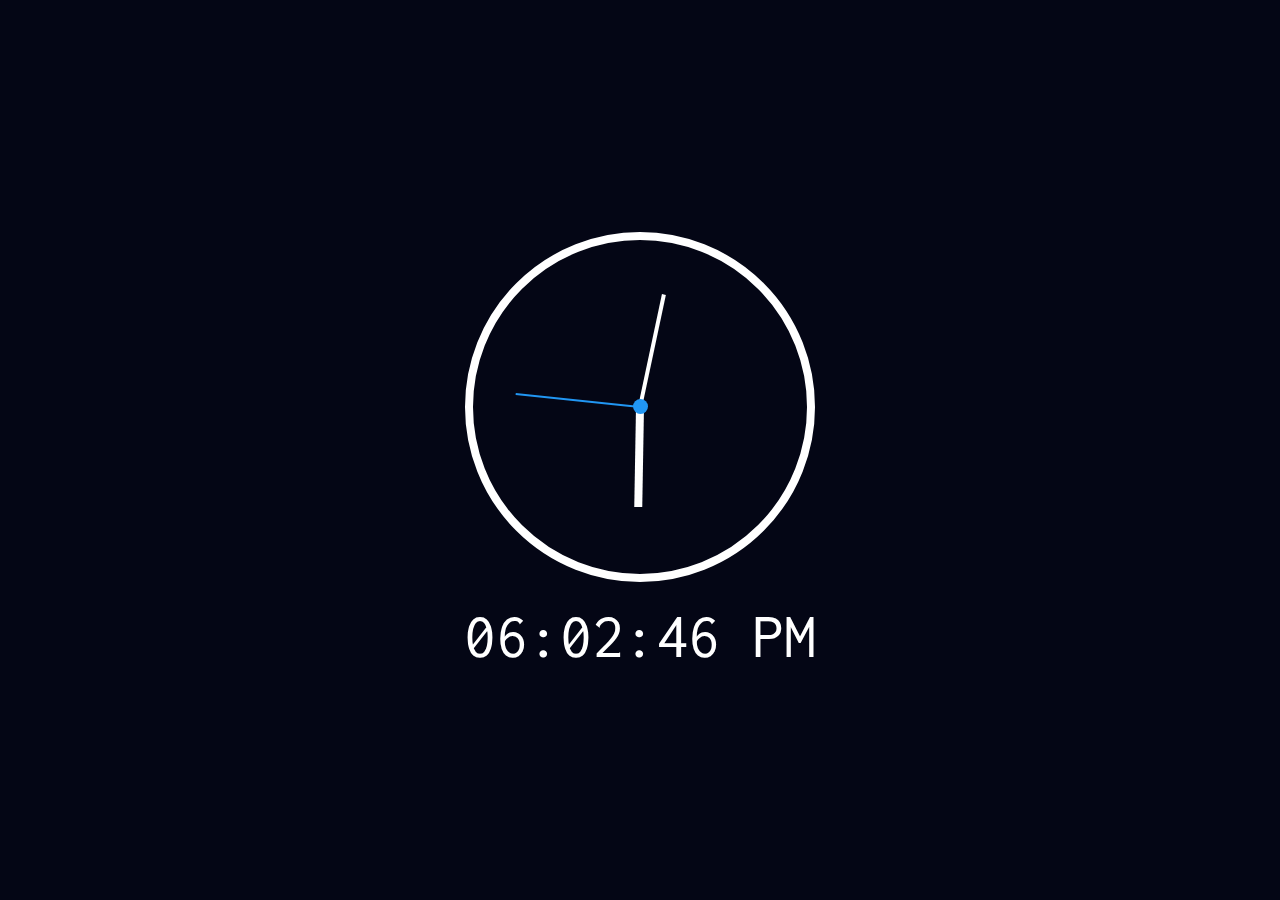
<file: Analog Clock/index.html>
<!DOCTYPE html>
<html>
<head>
    <meta charset="UTF-8">
    <title>Analog Clock</title>

    <link rel="stylesheet" href="style.css">
</head>
<body>
    <div class="clock">
        <div class="hour">
            <div class="hr" id="hr"></div>
        </div>
        <div class="min">
            <div class="mn" id="mn"></div>
        </div>
        <div class="sec">
            <div class="sc" id="sc"></div>
        </div>
    </div>
    <!-- clock end -->

    <div id="digitalClock">
        <div id="hour"></div>
        <div id="minutes"></div>
        <div id="seconds"></div>
        <div id="ampm"></div>
    </div>

    <script>
        const hr = document.getElementById("hr");
        const mn = document.getElementById("mn");
        const sc = document.getElementById("sc");

        setInterval(()=>{
            let day = new Date();
            var hh = day.getHours()*30;
            var mm = day.getMinutes()*6;
            var ss = day.getSeconds()*6;

            hr.style.transform = `rotateZ(${hh+(mm/12)}deg)`;
            mn.style.transform = `rotateZ(${mm}deg)`;
            sc.style.transform = `rotateZ(${ss}deg)`;

            let hour = document.getElementById('hour');
            let minutes = document.getElementById('minutes');
            let seconds = document.getElementById('seconds');
            let ampm = document.getElementById('ampm');

            let h = new Date().getHours();
            let m = new Date().getMinutes();
            let s = new Date().getSeconds();
            var am = "AM"

            if(h > 12){
                h = h -12;
                var am = "PM"
            }

            //add zero before single digit Numbers
            h = (h < 10) ? '0' + h : h
            m = (m < 10) ? '0' + m : m 
            s = (s < 10) ? '0' + s : s 

            hour.innerHTML = h + ':';
            minutes.innerHTML = m + ':';
            seconds.innerHTML = s + '&nbsp';
            ampm.innerHTML = am;

        });
    </script>

</body>
</html>
</file>
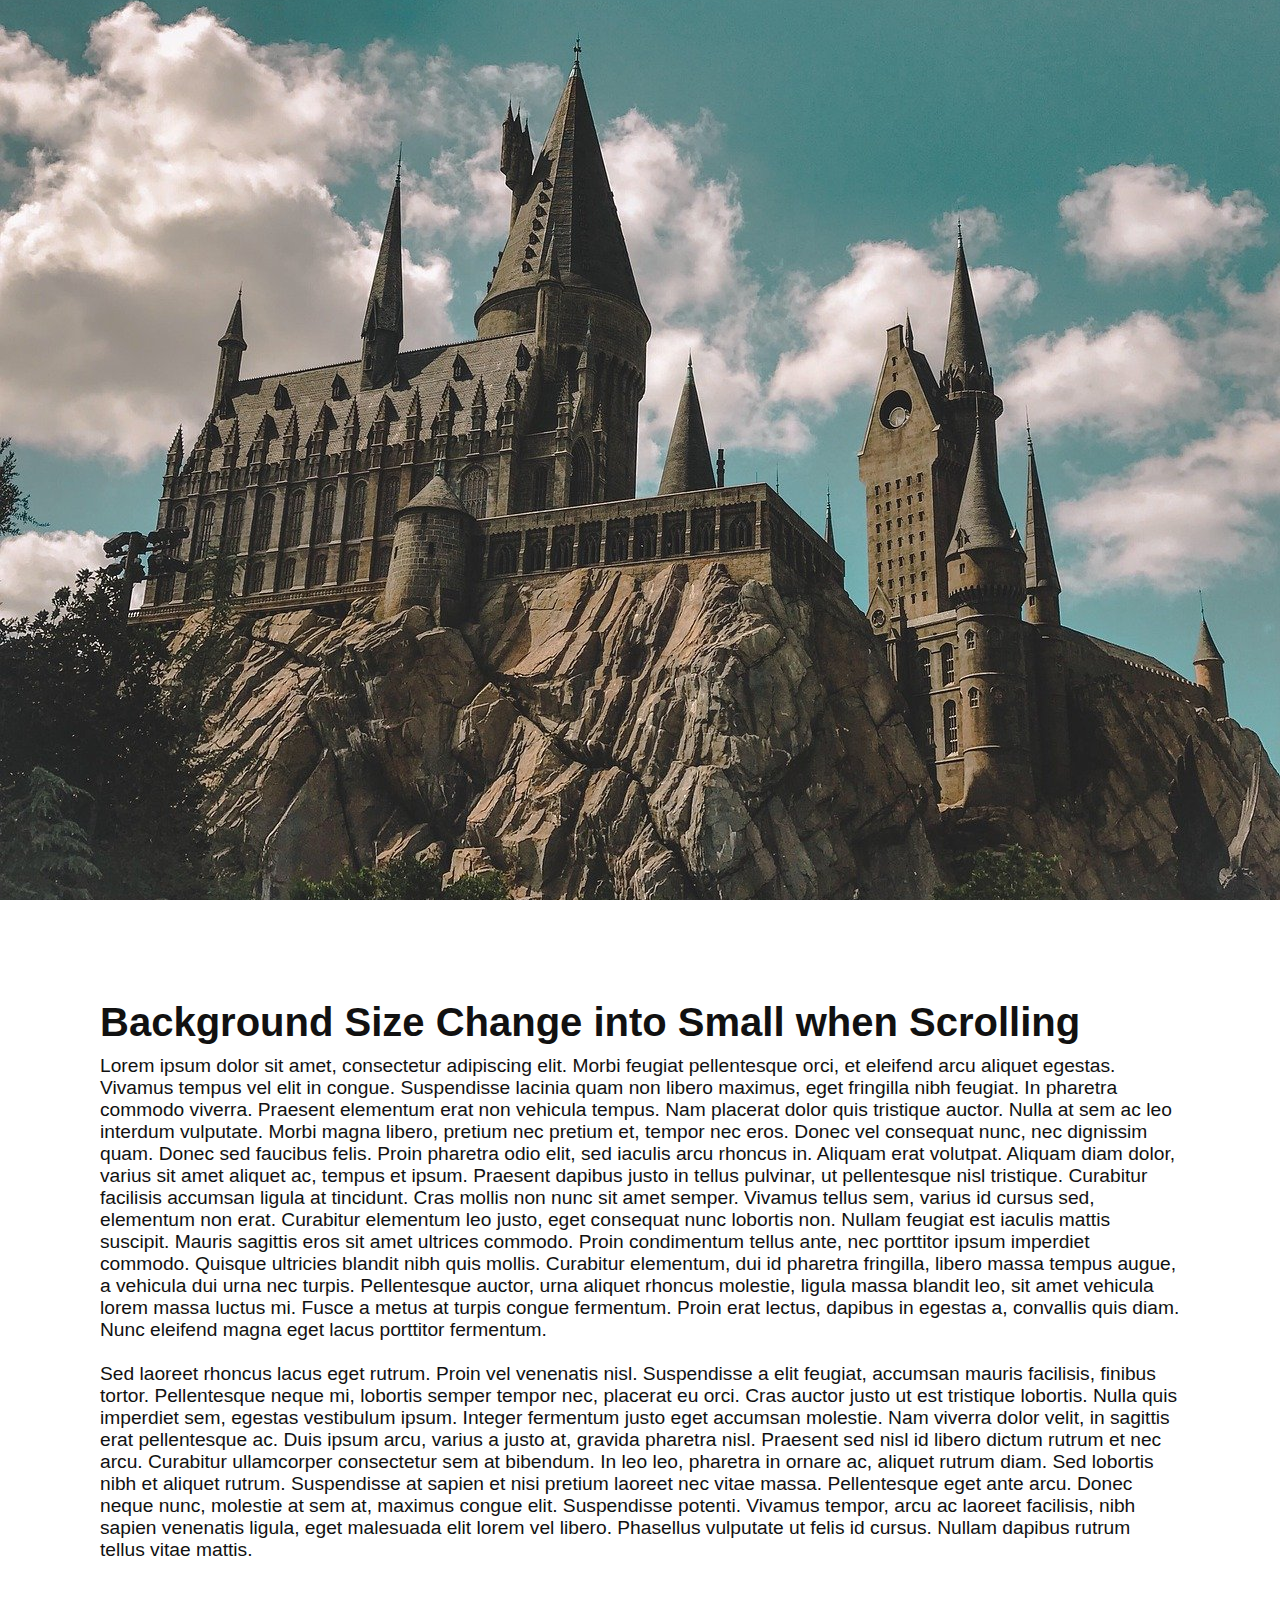
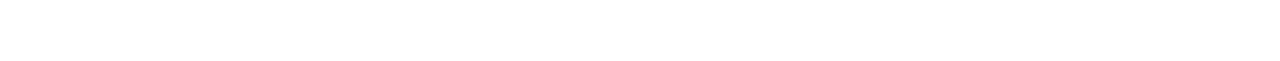
<file: bgimage scroll/index.html>
<!DOCTYPE html>
<html lang="en">
<head>
    <meta charset="UTF-8">
    <meta name="viewport" content="width=device-width, initial-scale=1.0">
    <title>Background Size Change on Scroll</title>
    <link rel="stylesheet" href="style.css">
</head>
<body>
    <div id="header"></div>
    <section>
        <h2>Background Size Change into Small when Scrolling</h2>
        <p>Lorem ipsum dolor sit amet, consectetur adipiscing elit. Morbi feugiat pellentesque orci, et eleifend arcu aliquet egestas. Vivamus tempus vel elit in congue. Suspendisse lacinia quam non libero maximus, eget fringilla nibh feugiat. In pharetra commodo viverra. Praesent elementum erat non vehicula tempus. Nam placerat dolor quis tristique auctor. Nulla at sem ac leo interdum vulputate. Morbi magna libero, pretium nec pretium et, tempor nec eros.
            Donec vel consequat nunc, nec dignissim quam. Donec sed faucibus felis. Proin pharetra odio elit, sed iaculis arcu rhoncus in. Aliquam erat volutpat. Aliquam diam dolor, varius sit amet aliquet ac, tempus et ipsum. Praesent dapibus justo in tellus pulvinar, ut pellentesque nisl tristique. Curabitur facilisis accumsan ligula at tincidunt. Cras mollis non nunc sit amet semper. Vivamus tellus sem, varius id cursus sed, elementum non erat. Curabitur elementum leo justo, eget consequat nunc lobortis non. Nullam feugiat est iaculis mattis suscipit. Mauris sagittis eros sit amet ultrices commodo.
            Proin condimentum tellus ante, nec porttitor ipsum imperdiet commodo. Quisque ultricies blandit nibh quis mollis. Curabitur elementum, dui id pharetra fringilla, libero massa tempus augue, a vehicula dui urna nec turpis. Pellentesque auctor, urna aliquet rhoncus molestie, ligula massa blandit leo, sit amet vehicula lorem massa luctus mi. Fusce a metus at turpis congue fermentum. Proin erat lectus, dapibus in egestas a, convallis quis diam. Nunc eleifend magna eget lacus porttitor fermentum.<br/><br/>
            Sed laoreet rhoncus lacus eget rutrum. Proin vel venenatis nisl. Suspendisse a elit feugiat, accumsan mauris facilisis, finibus tortor. Pellentesque neque mi, lobortis semper tempor nec, placerat eu orci. Cras auctor justo ut est tristique lobortis. Nulla quis imperdiet sem, egestas vestibulum ipsum. Integer fermentum justo eget accumsan molestie. Nam viverra dolor velit, in sagittis erat pellentesque ac. Duis ipsum arcu, varius a justo at, gravida pharetra nisl.
            Praesent sed nisl id libero dictum rutrum et nec arcu. Curabitur ullamcorper consectetur sem at bibendum. In leo leo, pharetra in ornare ac, aliquet rutrum diam. Sed lobortis nibh et aliquet rutrum. Suspendisse at sapien et nisi pretium laoreet nec vitae massa. Pellentesque eget ante arcu. Donec neque nunc, molestie at sem at, maximus congue elit. Suspendisse potenti. Vivamus tempor, arcu ac laoreet facilisis, nibh sapien venenatis ligula, eget malesuada elit lorem vel libero. Phasellus vulputate ut felis id cursus. Nullam dapibus rutrum tellus vitae mattis.</p>
    </section>

    <script type="text/javascript">
        const bg = document.getElementById('header');
        window.addEventListener('scroll', function(){
            bg.style.backgroundSize = 100 - +window.pageYOffset/50+'%';
            bg.style.opacity = 1 - +window.pageYOffset/800;
        });

        //pageYOffset : scrollY와 같은 속성 
        //문서가 수직으로 얼마나 스크롤 되었는지 px단위로 반환해준다.
        //window.scrollY : 화면 Y축의 상단값
        //scrollY + window.innerHehight : 화면 Y축의 하단값
    </script>
</body>
</html>
</file>
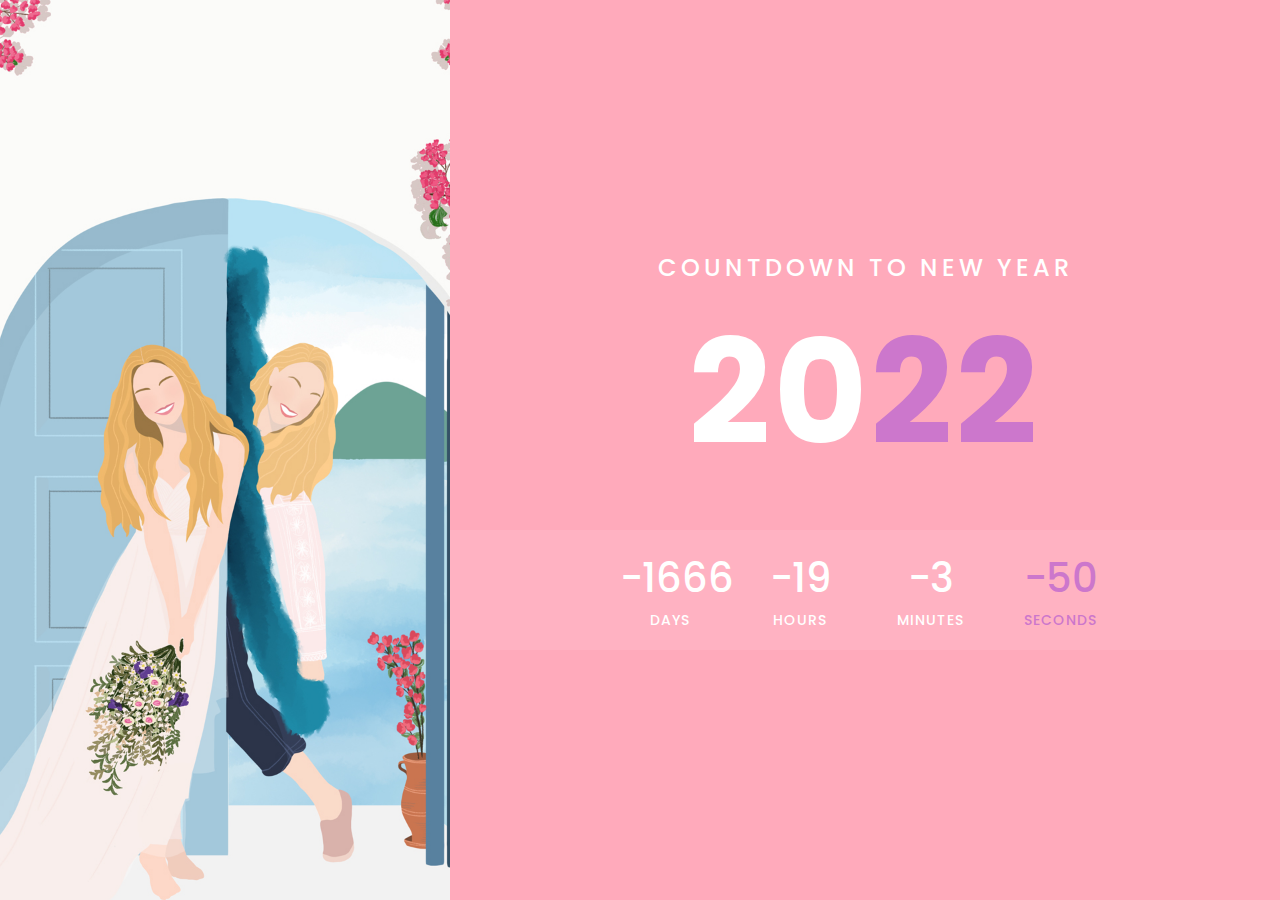
<file: countdown/index.html>
<!DOCTYPE html>
<html lang="en">
<head>
    <meta charset="UTF-8">
    <meta name="viewport" content="width=device-width, initial-scale=1.0">
    <title>Countdown 2021</title>
    <link rel="stylesheet" href="style.css">
</head>
<body>
    <div class="container">
        <div class="imgBx"></div>
        <div class="countdownBox">
            <h2>Countdown to New Year<br/><span>20<i>22</i></span></h2>
            <div class="countdown">
                <div id="day">NA</div>
                <div id="hour">NA</div>
                <div id="minute">NA</div>
                <div id="second">NA</div>
            </div>
        </div>
    </div>
    <!-- container end -->
    <script>
        const countDate = new Date('jan 1, 2022 00:00:00').getTime();

        function newYear(){
            const now = new Date().getTime();
            gap = countDate - now;

            const second = 1000;
            const minute = second * 60;
            const hour = minute * 60;
            const day = hour * 24;

            const d = Math.floor(gap / (day));
            const h = Math.floor((gap % (day)) / hour);
            const m = Math.floor((gap % (hour)) / minute);
            const s = Math.floor((gap % (minute)) / second);

            document.getElementById('day').innerText = d;
            document.getElementById('hour').innerText = h;
            document.getElementById('minute').innerText = m;
            document.getElementById('second').innerText = s;
        }

        setInterval(function(){
            newYear();
        })

    </script>
</body>
</html>
</file>
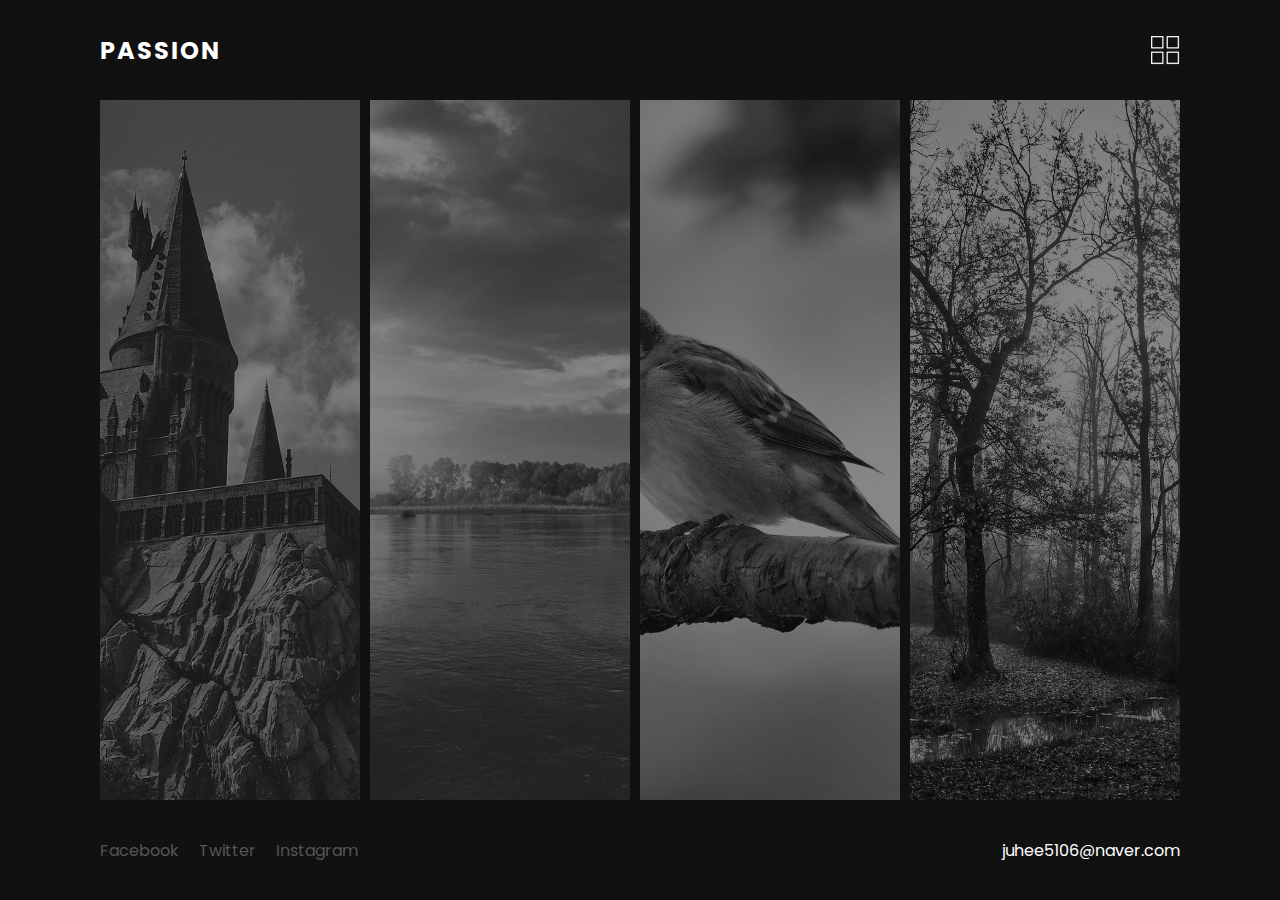
<file: landing img/index.html>
<!DOCTYPE html>
<html lang="en">
<head>
    <meta charset="UTF-8">
    <meta name="viewport" content="width=device-width, initial-scale=1.0">
    <title>Landing Image</title>

    <link rel="stylesheet" href="style.css">
    
</head>
<body>
    <section>
        <header>
            <a href="#" class="logo">Passion</a>
            <div class="toggle"></div>
        </header>
        <div class="container">
            <div class="box">
                <div class="imgBx">
                    <img src="image/img1.jpg" />
                </div>
            </div>
            <div class="box">
                <div class="imgBx">
                    <img src="image/img2.jpg" alt="">
                </div>
            </div>
            <div class="box">
                <div class="imgBx">
                    <img src="image/img3.jpg" alt="">
                </div>
            </div>
            <div class="box">
                <div class="imgBx">
                    <img src="image/img4.jpg" alt="">
                </div>
            </div>
        </div>
        <div class="footer">
            <ul class="sci">
                <li><a href="#">Facebook</a></li>
                <li><a href="#">Twitter</a></li>
                <li><a href="#">Instagram</a></li>
            </ul>
            <p class="copyrightText">juhee5106@naver.com</p>
        </div>
    </section>
    <script type="text/javascript">
        const imgBx = document.querySelectorAll('.imgBx');
        imgBx.forEach(popup => popup.addEventListener('click',()=>{
            popup.classList.toggle('active')
        }));
    </script>
</body>
</html>
</file>
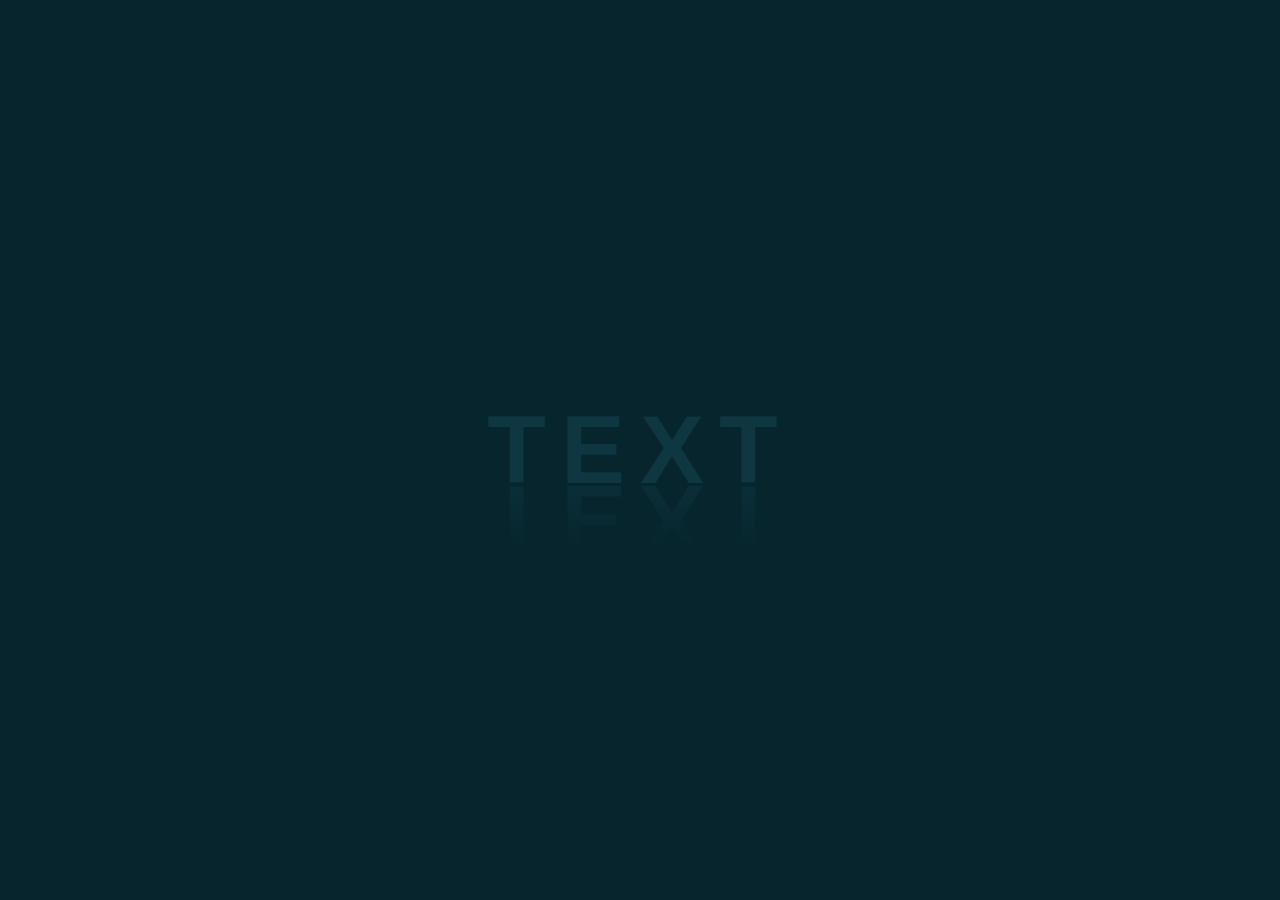
<file: neonsign animation/index.html>
<!DOCTYPE html>
<html>
<head>
    <meta charset="UTF-8">
    <meta name="viewport" content="width=device-width, initial-scale=1.0">
    <title>Tubelight Text Animation</title>
    <link rel="stylesheet" href="style.css">
</head>
<body>
    <h2 contenteditable="true">Text</h2>
</body>
</html>
</file>
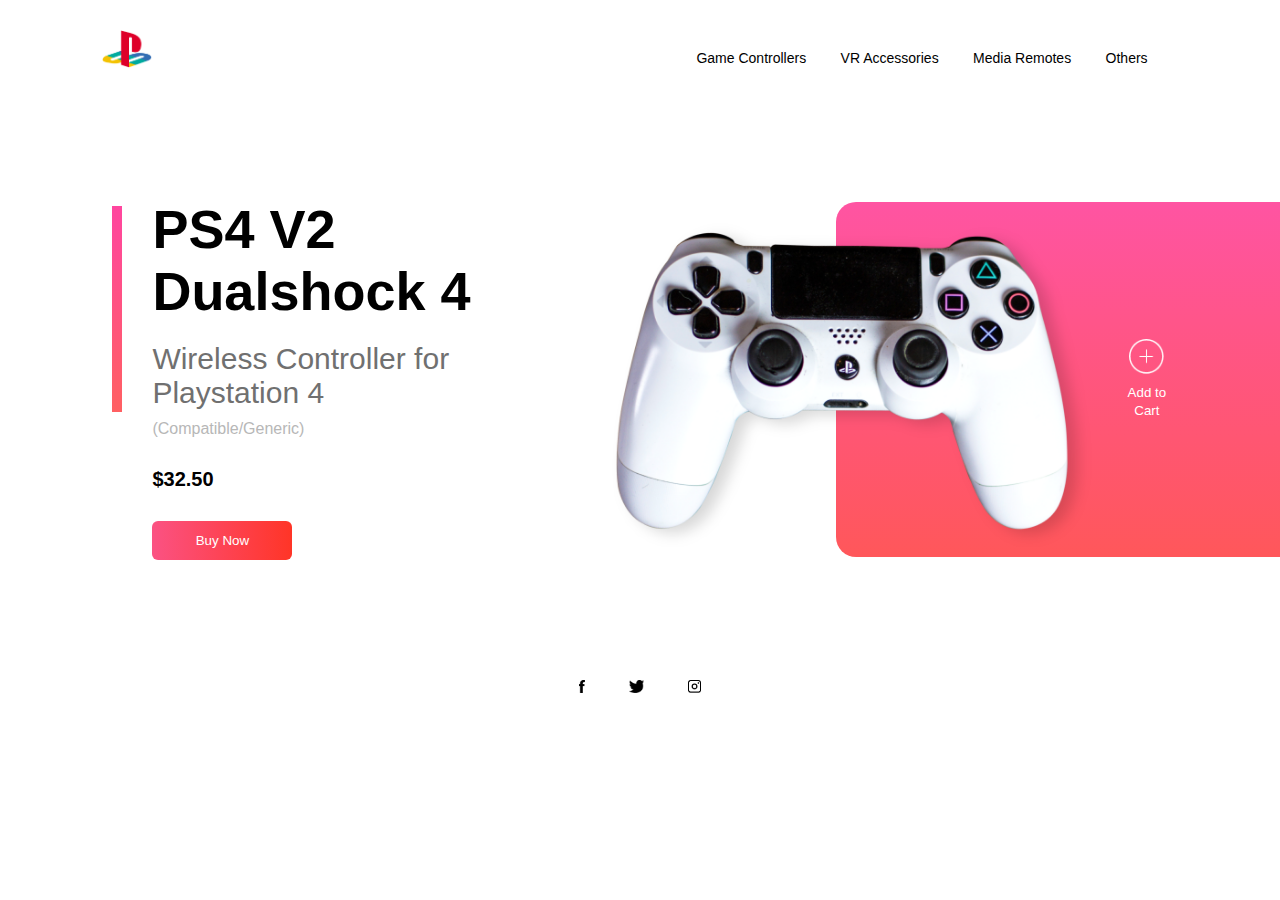
<file: Responsive Web 1/index.html>
<!doctype html>

<html>
	<head>
		<title>Gaming Web</title>
		<meta charset="UTF-8">
		<meta name="viewport" content="initial-scale=1.0">
		<link href="index.css" type="text/css" rel="stylesheet">
	</head>

	<body>
	    
	    <div class="container">
	        <div class="navber">
	            <img src="img/logo.png" alt="logo" class="logo"/>
	            <nav>
	                <ul id="menuList">
	                    <li><a href="">Game Controllers</a></li>
	                    <li><a href="">VR Accessories</a></li>
	                    <li><a href="">Media Remotes</a></li>
	                    <li><a href="">Others</a></li>
	                </ul>
	            </nav>
	            <img src="img/menu.png" class="menu_icon" onclick="togglemenu()" />
	        </div>
	        
	        <div class="row">
	            <div class="col-1">
	                <h2>PS4 V2<br/>Dualshock 4</h2>
	                <h3>Wireless Controller for Playstation 4</h3>
	                <p>(Compatible/Generic)</p>
	                <h4>$32.50</h4>
	                <button type="button">Buy Now <img src="img/arrow.png" alt="arrow" /></button>
	            </div>
	            <div class="col-2">
	                <img src="img/controller.png" alt="controller" class="controller" />
	                <div class="color-box"></div>
	                <div class="add-btn">
	                    <img src="img/add.png" alt="add" />
	                    <p><small>Add to Cart</small></p>
	                </div>
	            </div>
	        </div>
	        
	        <div class="social-links">
	            <img src="img/fb.png" alt="fb">
	            <img src="img/tw.png" alt="fb">
	            <img src="img/ig.png" alt="fb">
	        </div>
	    </div>
	    
	    <script>
            
            
            var menuList = document.getElementById("menuList");
            
            menuList.style.maxHeight = "0px";
            
            function togglemenu(){
                
                if(menuList.style.maxHeight == "0px"){
                    
                    menuList.style.maxHeight = "130px";
                    
                }else{
                    menuList.style.maxHeight = "0px";
                }
            }
            
            
        </script>
	    
	    
	    
	    
	    
	</body>
</html>
</file>
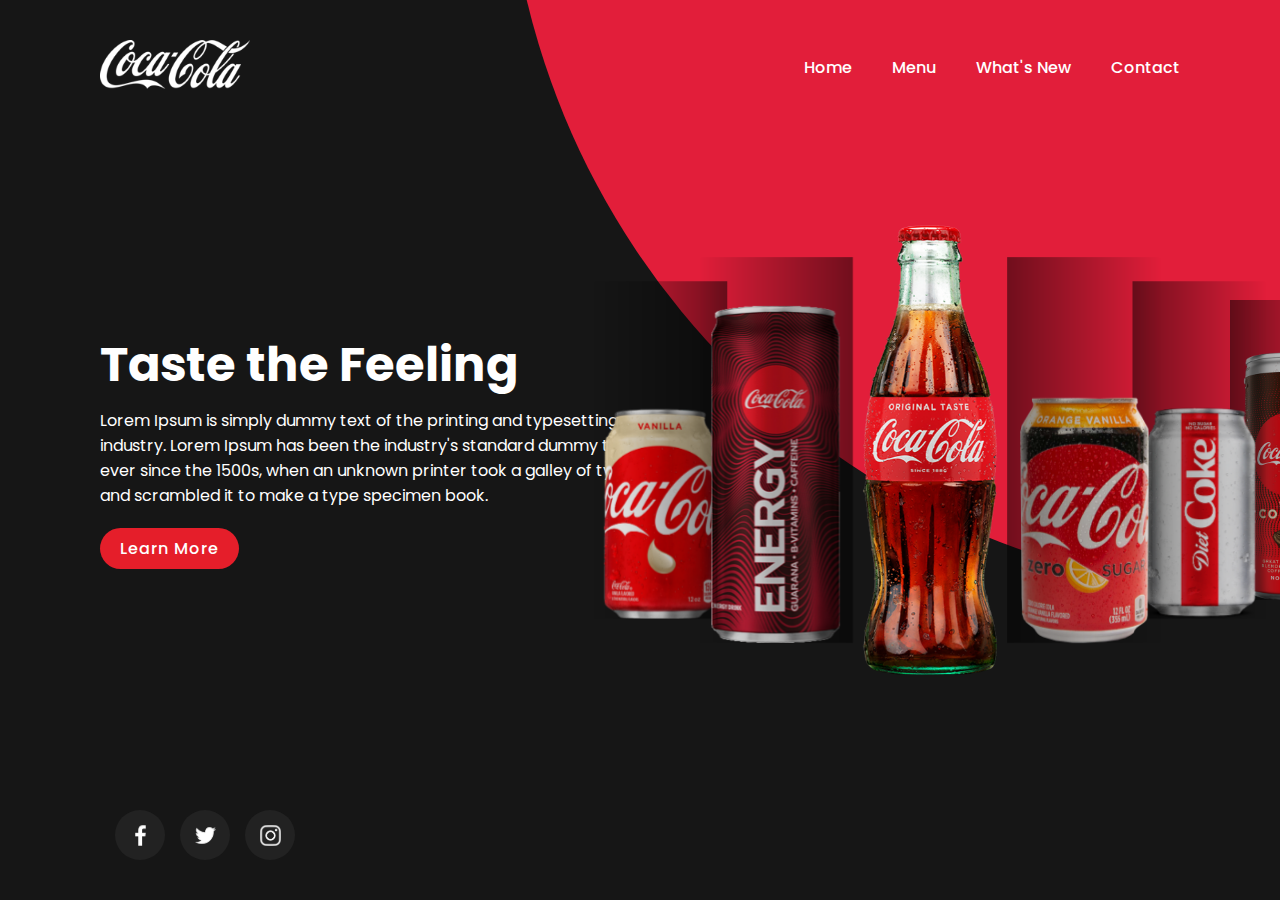
<file: Responsive Web 2/index.html>
<!DOCTYPE html>
<html lang="en">
<head>
    <meta charset="UTF-8">
    <meta name="viewport" content="width=device-width, initial-scale=1.0">
    <title>Cocacola Website Landing Page</title>

    <link rel="stylesheet" href="https://unpkg.com/swiper/swiper-bundle.min.css">
    <link rel="stylesheet" href="css/style.css">
</head>
<body>
    <section>
        <div class="circle"></div>
        <header>
            <a href="#"><img src="img/logo.png" alt=""  class="logo"/></a>
            <div class="toggle" onclick="toggleMenu()"></div>
            <ul class="navigation">
                <li><a href="#">Home</a></li>
                <li><a href="#">Menu</a></li>
                <li><a href="#">What's New</a></li>
                <li><a href="#">Contact</a></li>
            </ul>
        </header>
        <div class="content">
            <div class="textBox">
                <h2>Taste the Feeling</h2>
                <p>Lorem Ipsum is simply dummy text of the printing and typesetting industry. 
                   Lorem Ipsum has been the industry's standard dummy text ever since the 1500s,
                   when an unknown printer took a galley of type and scrambled it to make a type specimen book.</p>
                   <a href="#">Learn More</a>
            </div>

            <div class="imgBox">
                <div class="swiper-container">
                    <div class="swiper-wrapper">
                      <div class="swiper-slide"><img src="img/cocacola1.png" alt=""></div>
                      <div class="swiper-slide"><img src="img/cocacola2.png" alt=""></div>
                      <div class="swiper-slide"><img src="img/cocacola3.png" alt=""></div>
                      <div class="swiper-slide"><img src="img/cocacola4.png" alt=""></div>
                      <div class="swiper-slide"><img src="img/cocacola5.png" alt=""></div>
                      <div class="swiper-slide"><img src="img/cocacola6.png" alt=""></div>
                    </div>
                </div>
            </div>

        </div>
        <ul class="sci">
            <li><a href="#"><img src="img/facebook.png" alt=""></a></li>
            <li><a href="#"><img src="img/twitter.png" alt=""></a></li>
            <li><a href="#"><img src="img/instagram.png" alt=""></a></li>
        </ul>
    </section>

    <script src="https://unpkg.com/swiper/swiper-bundle.min.js"></script>
    <script>
        var swiper = new Swiper('.swiper-container', {
          effect: 'coverflow',
          grabCursor: true,
          centeredSlides: true,
          slidesPerView: 'auto',
          coverflowEffect: {
            rotate: 0,
            stretch: 0,
            depth: 200,
            modifier: 1,
            slideShadows: true,
          },
          pagination: {
            el: '.swiper-pagination',
          },loop: true,
        });

        function toggleMenu(){
            const menuToggle = document.querySelector('.toggle');
            const navigation = document.querySelector('.navigation');
            menuToggle.classList.toggle('active');
            navigation.classList.toggle('active');
        }
    </script>

</body>
</html>
</file>
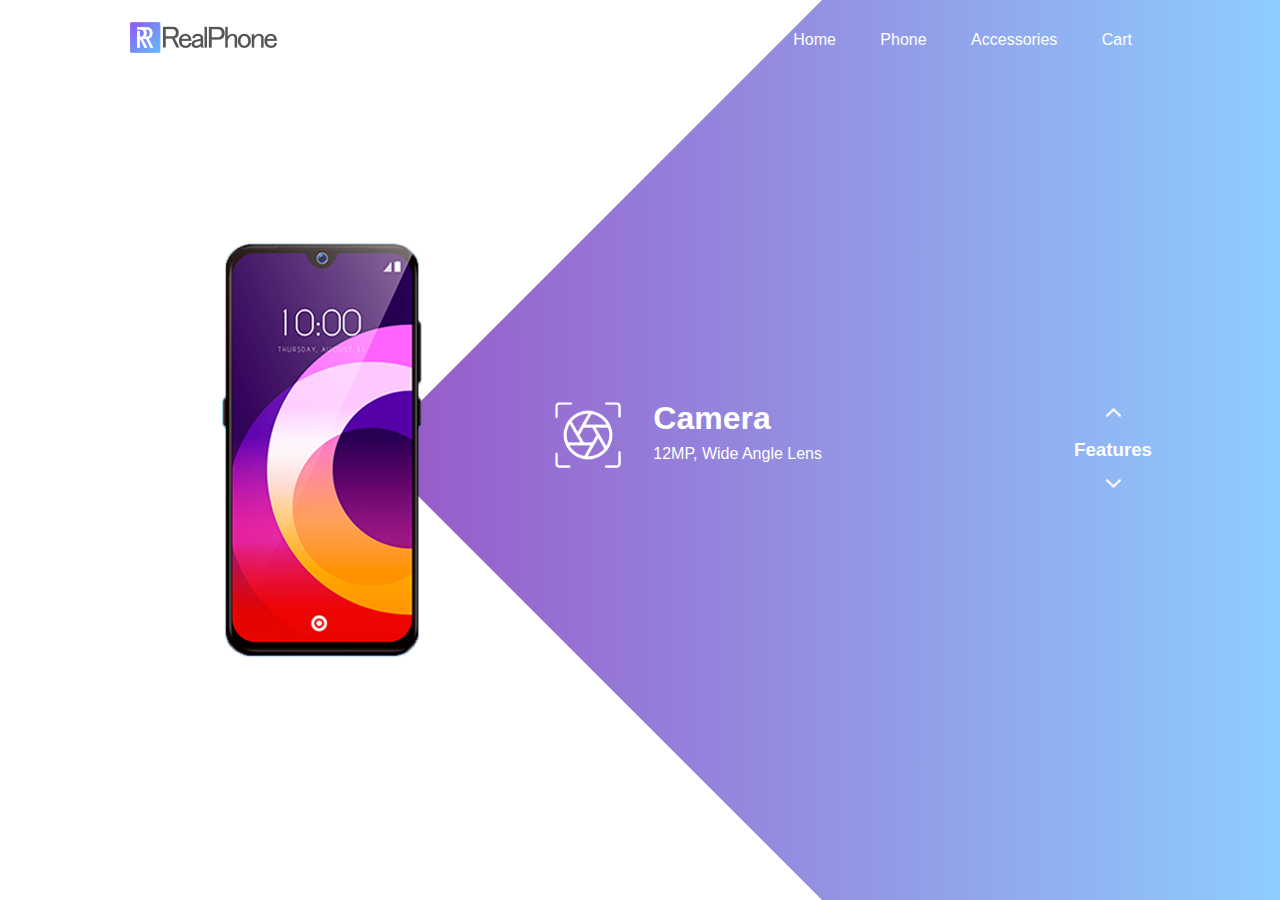
<file: Slide Wheel/index.html>
<!doctype html>

<html>
	<head>
		<title>Slide Wheel</title>
		<meta charset="UTF-8">
		<meta name="viewport" content="initial-scale=1.0">
		<link href="index.css" type="text/css" rel="stylesheet">
	</head>

	<body>
	    
	    <div class="main">
	        <nav>
	            <div class="logo">
	                <img src="images/logo.png" alt="logo" />
	            </div>
	            <div class="nav-links">
	                <ul>
	                    <li><a href="#">Home</a></li>
	                    <li><a href="#">Phone</a></li>
	                    <li><a href="#">Accessories</a></li>
	                    <li><a href="#">Cart</a></li>
	                </ul>
	            </div>
	        </nav>
	        
	        <div class="information">
            	<div class="overlay"></div>
            	<img src="images/mobile.png" alt="mobile" class="mobile" />
	            <div id="circle">
	                <div class="feature one">
	                    <img src="images/camera.png" alt="camera" />
	                    <div>
	                        <h1>Camera</h1>
	                        <p>12MP, Wide Angle Lens</p>
	                    </div>
	                </div>
	                <div class="feature two">
	                    <img src="images/processor.png" alt="processor" />
	                    <div>
	                        <h1>Processor</h1>
	                        <p>Snapdragon Octa-core 11nm</p>
	                    </div>
	                </div>
	                <div class="feature three">
	                    <img src="images/display.png" alt="display" />
	                    <div>
	                        <h1>Display</h1>
	                        <p>6.5"Mini-Drop Fullscreen</p>
	                    </div>
	                </div>
	                <div class="feature four">
	                    <img src="images/battery.png" alt="battery" />
	                    <div>
	                        <h1>Battery Life</h1>
	                        <p>5000mAh, 720Hrs Standby</p>
	                    </div>
	                </div>
	            </div>
	        </div>
	        
	        <div class="controls">
	            <img src="images/arrow.png" alt="arrow" id="upBtn"/>
	            <h3>Features</h3>
	            <img src="images/arrow.png" alt="arrow" id="downBtn"/>
	        </div>
	        
	    </div>
	    
	    <script>
            var circle = document.getElementById("circle");
            var upbtn = document.getElementById("upBtn");
            var downbtn = document.getElementById("downBtn");
            
            var rotateValue = circle.style.transform;
            var rotateSum;
            
            upBtn.onclick = function(){
                rotateSum = rotateValue + "rotate(-90deg)";
                circle.style.transform = rotateSum;
                rotateValue = rotateSum;
            }
            downBtn.onclick = function(){
                rotateSum = rotateValue + "rotate(90deg)";
                circle.style.transform = rotateSum;
                rotateValue = rotateSum;
            }
            
        </script>
	    
	    
	</body>
</html>
</file>
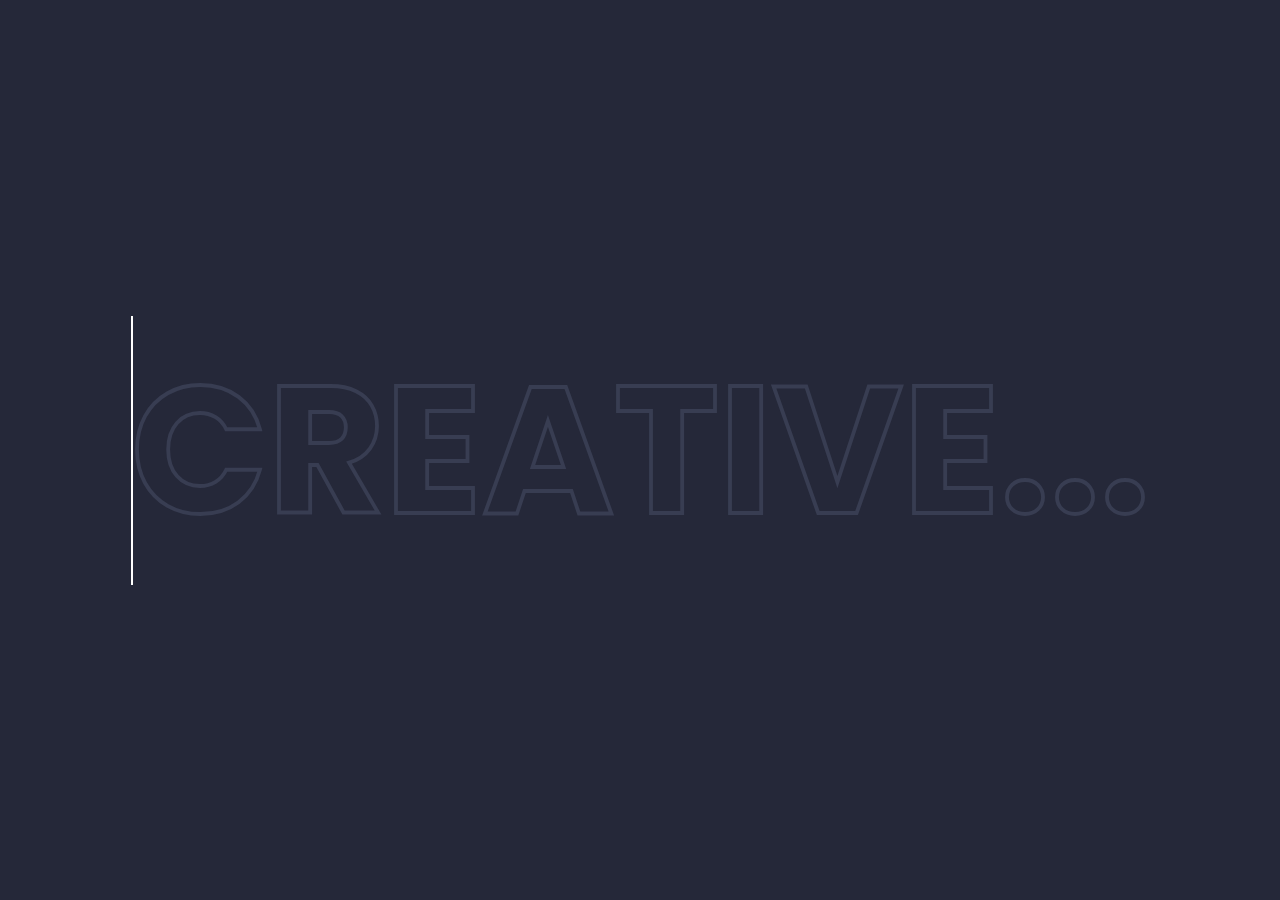
<file: text loding/index.html>
<!DOCTYPE html>
<html>
<head>
    <meta charset="UTF-8">
    <meta name="viewport" content="width=device-width, initial-scale=1.0">
    <title>CSS Text Animation Effects</title>
    <link rel="stylesheet" href="style.css">
</head>
<body>
    <h2 data-text="Creative...">Creative...</h2>
</body>
</html>
</file>
<file: Analog Clock/style.css>
@import url('https://fonts.googleapis.com/css2?family=Inconsolata&display=swap');

*{
    margin: 0;
    padding: 0;
    box-sizing: border-box;
    font-family: 'Inconsolata', monospace;
}

body{
    display: flex;
    align-items: center;
    justify-content: center;
    flex-direction: column;
    min-height: 100vh;
    background-color: #040615;
}

.clock{
    width: 350px;
    height: 350px;
    display: flex;
    align-items: center;
    justify-content: center;
    border: 8px solid #fff;
    border-radius: 50%;
}

.clock::before{
    content: '';
    position: absolute;
    width: 15px;
    height: 15px;
    background-color: #2196f3;
    z-index: 10000;
    border-radius: 50%;
}

.hour, .min, .sec{
    position: absolute;
}

.hour, .hr{
    width: 200px;
    height: 200px;
}

.min, .mn{
    width: 230px;
    height: 230px;
}

.sec, .sc{
    width: 250px;
    height: 250px;
}

.hr, .mn, .sc{
    display: flex;
    justify-content: center;
    position: absolute;
}

.hr::before{
    content: '';
    position: absolute;
    width: 8px;
    height: 100px;
    background-color: #fff;
}

.mn::before{
    content: '';
    position: absolute;
    width: 4px;
    height: 110px;
    background-color: #fff;
}

.sc::before{
    content: '';
    position: absolute;
    width: 2px;
    height: 120px;
    background-color: #2196f3;
}

#digitalClock{
    display: flex;
    color: #fff;
    font-size: 4em;
    margin-top: 20px;
}
</file>
<file: bgimage scroll/style.css>
*{
    margin: 0;
    padding: 0;
    box-sizing: border-box;
    font-family: sans-serif;
}


#header{
    position: relative;
    width: 100%;
    height: 100vh;
    background-image: url(image/bg.jpg);
    background-size: 100%;
    background-position: center;
    background-attachment: fixed;
}

section{
    padding: 100px;
    color: #111;
}

section h2{
    font-size: 2.5em;
    margin-bottom: 10px;
}

section p{
    font-size: 1.2em;
}
</file>
<file: countdown/style.css>
@import url('https://fonts.googleapis.com/css2?family=Poppins:wght@500;600;700&display=swap');

*{
    margin: 0;
    padding: 0;
    box-sizing: border-box;
    font-family: 'Poppins', sans-serif;
}

.container{
    position: relative;
    width: 100%;
    height: 100vh;
    background-color: #ffaabb;
    display: flex;
}

.container .imgBx{
    position: relative;
    width: 450px;
    height: 100%;
    background-image: url(img/img.jpg);
    background-size: cover;
    background-position: center;
}

.container .countdownBox{
    display: flex;
    align-items: center;
    justify-content: center;
    flex-direction: column;
    width: calc(100% - 450px);
}

.container .countdownBox h2{
    text-align: center;
    font-size: 1.5em;
    color: #fff;
    text-transform: uppercase;
    letter-spacing: 4px;
    font-weight: 500;
}

.container .countdownBox h2 span{
    font-size: 6em;
    font-weight: 700;
}

.container .countdownBox h2 span i{
    font-style: initial;
    color: #cc77cc;
}

.container .countdownBox .countdown{
    margin-top: 30px;
    background-color: rgba(255,255,255,0.1);
    width: 100%;
    height: 120px;
    display: flex;
    align-items: center;
    justify-content: center;
}

.container .countdownBox .countdown div{
    position: relative;
    width: 100px;
    text-align: center;
    color: #fff;
    font-size: 2.5em;
    font-weight: 500;
    margin: 0 15px;
    margin-top: -25px;
}

.container .countdownBox .countdown div::before{
    content: 'text';
    position: absolute;
    bottom: -30px;
    left: 0;
    width: 100%;
    height: 35px;
    color: #fff;
    font-size: 0.35em;
    font-weight: 500;
    line-height: 35px;
    letter-spacing: 1px;
    text-transform: uppercase;
}

.container .countdownBox .countdown #day::before{
    content: 'Days';
}

.container .countdownBox .countdown #hour::before{
    content: 'Hours';
}

.container .countdownBox .countdown #minute::before{
    content: 'Minutes';
}

.container .countdownBox .countdown #second::before{
    content: 'Seconds';
}

.container .countdownBox .countdown #second,
.container .countdownBox .countdown #second::before{
    color: #cc77cc;
}

@media (max-width :991px){
    .container .imgBx{
        display: none;
    }

    .container .countdownBox{
        width: 100%;
    }
}

@media (max-width : 600px){
    .container .countdownBox h2 {
        font-size: 1.1em;
    }

    .container .countdownBox .countdown {
        height: 100px;
    }
    
    .container .countdownBox .countdown div {
        width: 80px;
        font-size: 2em;
        margin: 0;
        margin-top: -25px;
    }
}
</file>
<file: landing img/style.css>
@import url('https://fonts.googleapis.com/css2?family=Poppins:wght@300;400;500;600;700&display=swap');

*{
    margin: 0;
    padding: 0;
    box-sizing: border-box;
    font-family: 'Poppins', sans-serif;
}

ul,li{
    list-style: none;
}

a{
    text-decoration: none;
    color: #000;
}

img{
    display: block;
    border: 0;
}

section{
    padding: 100px;
    background-color: #111;
    width: 100%;
    height: 100vh;
    margin: 0 auto;
}

header{
    position: absolute;
    top: 0;
    left: 0;
    width: 100%;
    height: 100px;
    padding: 20px 100px;
    display: flex;
    align-items: center;
    justify-content: space-between;
    z-index: 999999;
}

section header .logo{
    position: relative;
    color: #fff;
    font-size: 24px;
    text-transform: uppercase;
    letter-spacing: 2px;
    font-weight: 700;
}

section header .toggle{
    position: relative;
    width: 30px;
    height: 30px;
    background: url(image/menu.png);
    background-size: 30px;
    background-repeat: no-repeat;
    background-position: center;
    cursor: pointer;
}

section .container{
    position: absolute;
    display: flex;
    width: calc(100% - 200px);
    height: calc(100% - 200px);
    z-index: 100;
    overflow: hidden;
}

section .container .box{
    position: relative;
    width: 25%;
    height: 100%;
    overflow: hidden;
    border-right: 10px solid #111;
}

section .container .box:nth-child(4){
    border-right: 0;
}

section .container .box .imgBx{
    position: absolute;
    top: 0;
    left: 0;
    width: 100%;
    height: 100%;
    transition-duration: 0.5s;
    opacity: 0.5;
    filter: grayscale(1);
    cursor: pointer;
    overflow: hidden;
}

section .container .box .imgBx.active{
    position: fixed;
    top: 100px;
    left: 100px;
    height: calc(100%-200px);
    width: calc(100%-200px);
    z-index: 1000;
    overflow: hidden;
}

section .container .box .imgBx.active img{
    width: 87%;
    height: 75%;
}
/* 수정 */

section .container .box .imgBx:hover{
    opacity: 1;
    filter: grayscale(0);
}

section .container .box .imgBx img{
    position: absolute;
    top: 0;
    left: 0;
    width: 100%;
    height: 100%;
    object-fit: cover;
}

.footer{
    position: absolute;
    bottom: 0;
    left: 0;
    width: 100%;
    height: 100px;
    padding: 0 100px;
    display: flex;
    align-items: center;
    justify-content: space-between;
    z-index: 9999999;
}

.footer .sci{
    position: relative;
    display: flex;
}

.footer .sci li a{
    color: #555;
    margin-right: 20px;
}

.footer .sci li a:hover{
    color: #fff;
}

.footer .copyrightText{
    color: #fff;
}
</file>
<file: neonsign animation/style.css>
*{
    margin: 0;
    padding: 0;
    box-sizing: border-box;
    font-family: Arial;
}

body{
    display: flex;
    justify-content: center;
    align-items: center;
    min-height: 100vh;
    background-color: #07252d;
}

h2{
    position: relative;
    font-size: 6em;
    letter-spacing: 15px;
    color: #0e3742;
    text-transform: uppercase;
    width: 100%;
    text-align: center;
    -webkit-box-reflect: below 1px linear-gradient(transparent,#0008);
    line-height: 0.70em;
    outline: none;

    animation-name: animate;
    animation-duration: 5s;
    animation-timing-function: linear;
    animation-iteration-count: infinite;
}

@keyframes animate{
    0%{
        color: #0e3742;
        text-shadow: none;
    }
    100%{
        color: #fff;
        text-shadow: 0 0 10px #03bcff,
                    0 0 20px #03bcff,
                    0 0 40px #03bcff,
                    0 0 80px #03bcff,
                    0 0 160px #03bcff;
    }
}
</file>
<file: Responsive Web 1/index.css>
*{margin: 0; padding: 0; font-family: sans-serif;}
ul,li{list-style: none;}
a{text-decoration: none; color: #000;}


.container{
    width: 100%;
    min-height: 100vh;
    padding-left: 8%;
    padding-right: 8%;
    box-sizing: border-box;
    overflow: hidden;
}

.navber{
    width: 100%;
    display: flex;
    align-items: center;
}

.logo{
    width: 50px;
    cursor: pointer;
    margin: 30px 0px;
}

.menu_icon{
    width: 25px;
    cursor: pointer;
    display: none;
}

nav{
    flex: 1;
    text-align: right;
}

nav ul li{
    display: inline-block;
    margin-right: 30px;
}

nav ul li a{
    font-size: 14px;
}

nav ul li a:hover{
    color: #ff5ea2;
}

.row{
    display: flex;
    justify-content: space-between;
    align-items: center;
    margin: 100px 0px;
}

.col-1{
    flex-basis: 40%;
    position: relative;
    margin-left: 50px;
}

.col-1 h2{
    font-size: 54px;
}

.col-1 h3{
    font-size: 30px;
    color: #707070;
    font-weight: 100;
    margin: 20px 0 10px;
}

.col-1 p{
    font-size: 16px;
    color: #b7b7b7;
    font-weight: 100;
}

.col-1 h4{
    margin: 30px 0px;
    font-size: 20px;
}

button{
    width: 140px;
    border: 0;
    padding: 12px 10px;
    outline: none;
    color: #fff;
    background: linear-gradient(to right, #fb5283, #ff3527);
    border-radius: 6px;
    cursor: pointer;
    transition: width 1s;
}

button img{
    width: 30px;
    display: none;
}

button:hover img{
    display: block;
}

button:hover{
    width: 160px;
    display: flex;
    align-items: center;
    justify-content: space-between;
}

.col-1::after{
    content:'';
    width: 10px;
    height: 57%;
    background: linear-gradient(#ff469f, #ff6062);
    position: absolute;
    left: -40px;
    top: 8px;
}

.col-2{
    position: relative;
    flex-basis: 60%;
    display: flex;
    align-items: center;
}

.col-2 .controller{
    width: 90%;
}

.color-box{
    position: absolute;
    right: 0;
    top: 0;
    background: linear-gradient(#ff54a2, #ff575a);
    border-radius: 20px 0px 0px 20px;
    height: 100%;
    width: 80%;
    z-index: -1;
    transform: translateX(150px);
}

.add-btn img{
    width: 35px;
    margin-bottom: 5px;
}

.add-btn{
    text-align: center;
    color: #fff;
    cursor: pointer;
}

.social-links img{
    height: 13px;
    margin: 20px;
    cursor: pointer;
}

.social-links{
    text-align: center;
}

@media only screen and (max-width:700px){
    
    
    nav ul{
        width: 100%;
        background: linear-gradient(#ff54a2, #ff575a);
        position: absolute;
        top: 75px;
        right: 0;
        z-index: 2;
    }
    
    nav ul li{
        display: block;
        margin-top: 10px;
        margin-bottom: 10px;
    }
    
    nav ul li a{
        color: #fff;
    }
    
    .menu_icon{
        display: block;
    }
    
    #menuList{
        overflow: hidden;
        transition: 0.5s;
    }
    
    .row{
        flex-direction: column-reverse;
        margin: 50px 0px;
    }
    
    .col-2{
        flex-basis: 100%;
        margin-bottom: 50px;
    }
    
    .col-2 .controller{
        width: 77%;
    }
    
    .color-box{
        transform: translateX(75px);
    }
    
    .col-1{
        flex-basis: 100%;
    }
    
    .col-1 h2{
        font-size: 35px; 
    }
    
    .col-1 h3{
        font-size: 15px;
    }
}
</file>
<file: Responsive Web 2/css/style.css>
@import url('https://fonts.googleapis.com/css2?family=Poppins:wght@200;300;400;500;600;700;800&display=swap');

*{
    margin: 0;
    padding: 0;
    box-sizing: border-box;
    font-family: 'Poppins', sans-serif;
}

ul,li{
    list-style: none;
}

a{
    text-decoration: none;
    color: #000;
}

section{
    position: relative;
    width: 100%;
    min-height: 100vh;
    padding: 100px;
    display: flex;
    align-items: center;
    justify-content: space-between;
    background-color: #161616;
}

section .circle{
    position: absolute;
    top: 0;
    left: 0;
    width: 100%;
    height: 100%;
    background-color: #e21e3a;
    clip-path: circle(70% at right -20%);
}

header{
    position: absolute;
    top: 0;
    left: 0;
    width: 100%;
    padding: 40px 100px;
    display: flex;
    align-items: center;
    justify-content: space-between;
}

header .logo{
    position: relative;
    max-width: 150px;
}

header .navigation{
    position: relative;
    display: flex;
    align-items: center;
}

header .navigation li a{
    display: inline-block;
    color: #fff;
    font-weight: 500;
    margin-left: 40px;
}

.content{
    position: relative;
    width: 100%;
    display: flex;
    align-items: center;
    justify-content: space-between;
}

.content .textBox{
    position: relative;
    max-width: 600px;
    margin-right: 20px;
}

.content .textBox h2{
    color: #fff;
    font-size: 3em;
    margin-bottom: 10px;
    line-height: 1.4em;
    font-weight: 700;
}

.content .textBox p{
    color: #fff;
}

.content .textBox a{
    display: inline-block;
    color: #fff;
    margin-top: 20px;
    padding: 8px 20px;
    background-color: #e51e2a;
    border-radius: 40px;
    font-weight: 500;
    letter-spacing: 1px;
}

.sci{
    position: absolute;
    bottom: 40px;
    left: 100px;
    display: flex;
    align-items: center;
    justify-content: center;
}

.sci li a{
    display: inline-block;
    margin-left: 15px;
    background-color: #222;
    width: 50px;
    height: 50px;
    display: flex;
    align-items: center;
    justify-content: center;
    border-radius: 50%;
    transition-duration: 0.2s;
    transition-timing-function: ease-in-out;
}

.sci li a:hover{
    background-color: #e51e2a;
    transform: translateY(-10px);
}

.sci li a img{
    filter: invert(1);
    transform: scale(0.5);
}

/* -------slider------- */
.swiper-container {
    width: 100%;
    padding-top: 50px;
    padding-bottom: 50px;
}

.swiper-slide {
    background-position: center;
    background-size: cover;
    width: 180px;
    height: 450px;
    display: flex;
    justify-content: center;
}

.content .imgBox{
    width: 500px;
    display: flex;
    align-items: center;
    justify-content: flex-end;
}

.content .imgBox img{
    max-width: 150px;
    position: absolute;
    bottom: 0;
    max-height: 100%;
}

.swiper-container-3d .swiper-slide-shadow-left,
.swiper-container-3d .swiper-slide-shadow-right{
    background-image: none;
}

@media (max-width: 991px){

    
    section{
        padding: 150px 40px;
    }

    header{
        padding: 40px;
    }

    header .navigation{
        display: none;
    }

    header .navigation.active{
        position: fixed;
        top: 0;
        left: 0;
        width: 100%;
        height: 100%;
        display: flex;
        flex-direction: column;
        align-items: center;
        justify-content: center;
        background-color: #e51e2a;
        z-index: 10;
    }

    header .navigation li a{
        margin: 10px 0;
        font-size: 1.5em;
        font-weight: 300;
    }

    .toggle{
        position: relative;
        width: 30px;
        height: 30px;
        background-image: url(../img/menu.png);
        background-size: 30px;
        background-position: center;
        background-repeat: no-repeat;
        cursor: pointer;
        z-index: 1000;
    }

    .toggle.active{
        position: fixed;
        right: 40px;
        background-image: url(../img/close.png);
        background-size: 25px;
        background-position: center;
        background-repeat: no-repeat;
    }

    .content{
        flex-direction: column;
    }

    .content .textBox,
    .content .imgBox{
        max-width: 100%;
    }

    .swiper-slide {
        height: 300px;
    }
    
    .sci{
        left: 40px;
    }


}
</file>
<file: Slide Wheel/index.css>
*{margin: 0; padding: 0; font-family: sans-serif;}
ul,li{list-style: none;}

.main{
    width: 100%;
    height: 100vh;
    position: relative;
    overflow: hidden;
    background: linear-gradient(to right, #9c27b0 ,#8ecdff);
}

nav{
    width: 80%;
    position: sticky;
    margin: 20px auto;
    z-index: 1;
    display: flex;
    align-items: center;
}

.logo{
    flex-basis: 20%;
}

.logo img{
    width: 150px;
}

.nav-links{
    flex: 1;
    text-align: right;
}

.nav-links ul li{
    display: inline-block;
    margin: 0px 20px;
}

.nav-links ul li a{
    text-decoration: none;
    color: #fff;
}

.information{
    width: 1000px;
    height: 1000px;
    position: absolute;
    top: 50%;
    left: -10%;
    transform: translateY(-50%);
}

#circle{
    width: 1000px;
    height: 1000px;
    position: absolute;
    top: 0;
    left: 0;
    border-radius: 50%;
    transform: rotate(0deg);
    transition-duration: 1s;
}

.feature img{
    width: 70px;
}

.feature{
    position: absolute;
    display: flex;
    color: #fff;
}

.feature div{
    margin-left: 30px;
}

.feature div p{
    margin-top: 8px;
}

.one{
    top: 450px;
    right: 50px;
}

.two{
    top: 150px;
    left: 350px;
    transform: rotate(-90deg);
}

.three{
    bottom: 450px;
    left: 50px;
    transform: rotate(-180deg);
}

.four{
    bottom: 150px;
    right: 350px;
    transform: rotate(-270deg);
}

.mobile{
    width: 200px;
    position: absolute;
    top: 50%;
    left: 35%;
    transform: translateY(-50%);
    z-index: 1;
}

.controls{
    position: absolute;
    top: 50%;
    right: 10%;
    transform: translateY(-50%);
    text-align: center;
}

.controls h3{
    margin: 15px 0px;
    color: #fff;
}

#upBtn{
    width: 15px;
    cursor: pointer;
}

#downBtn{
    width: 15px;
    cursor: pointer;
    transform: rotate(180deg);
}

.overlay{
    width: 0;
    height: 0;
    border-top: 500px solid #fff;
    border-right: 500px solid transparent;
    border-bottom: 500px solid #fff;
    border-left: 500px solid #fff;
    position: absolute;
    top: 0;
    left: 0;
    
}
</file>
<file: text loding/style.css>
@import url('https://fonts.googleapis.com/css2?family=Poppins:wght@700&display=swap');

*{
    margin: 0;
    padding: 0;
    font-family: 'Poppins', sans-serif;
    box-sizing: border-box;
}

body{
    display: flex;
    align-items: center;
    justify-content: center;
    min-height: 100vh;
    background-color: #252839;
}

h2{
    position: relative;
    font-size: 14vw;
    color: #252839;
    -webkit-text-stroke-width: 0.3vw;
    -webkit-text-stroke-color: #383d52;
    text-transform: uppercase;
}

h2::before{
    content: attr(data-text);
    position: absolute;
    top: 0;
    left: 0;
    width: 0;
    height: 100%;
    color: #fff;
    -webkit-text-stroke-width: 0vw;
    -webkit-text-stroke-color: #383d52;
    border-right: 2px solid #fff;
    overflow: hidden;

    animation-name: animate;
    animation-duration: 6s;
    animation-timing-function: linear;
    animation-iteration-count: infinite;
}

@keyframes animate{
    0%{
        width: 0;
    }
    50%{
        width: 100%;
    }
}
</file>
